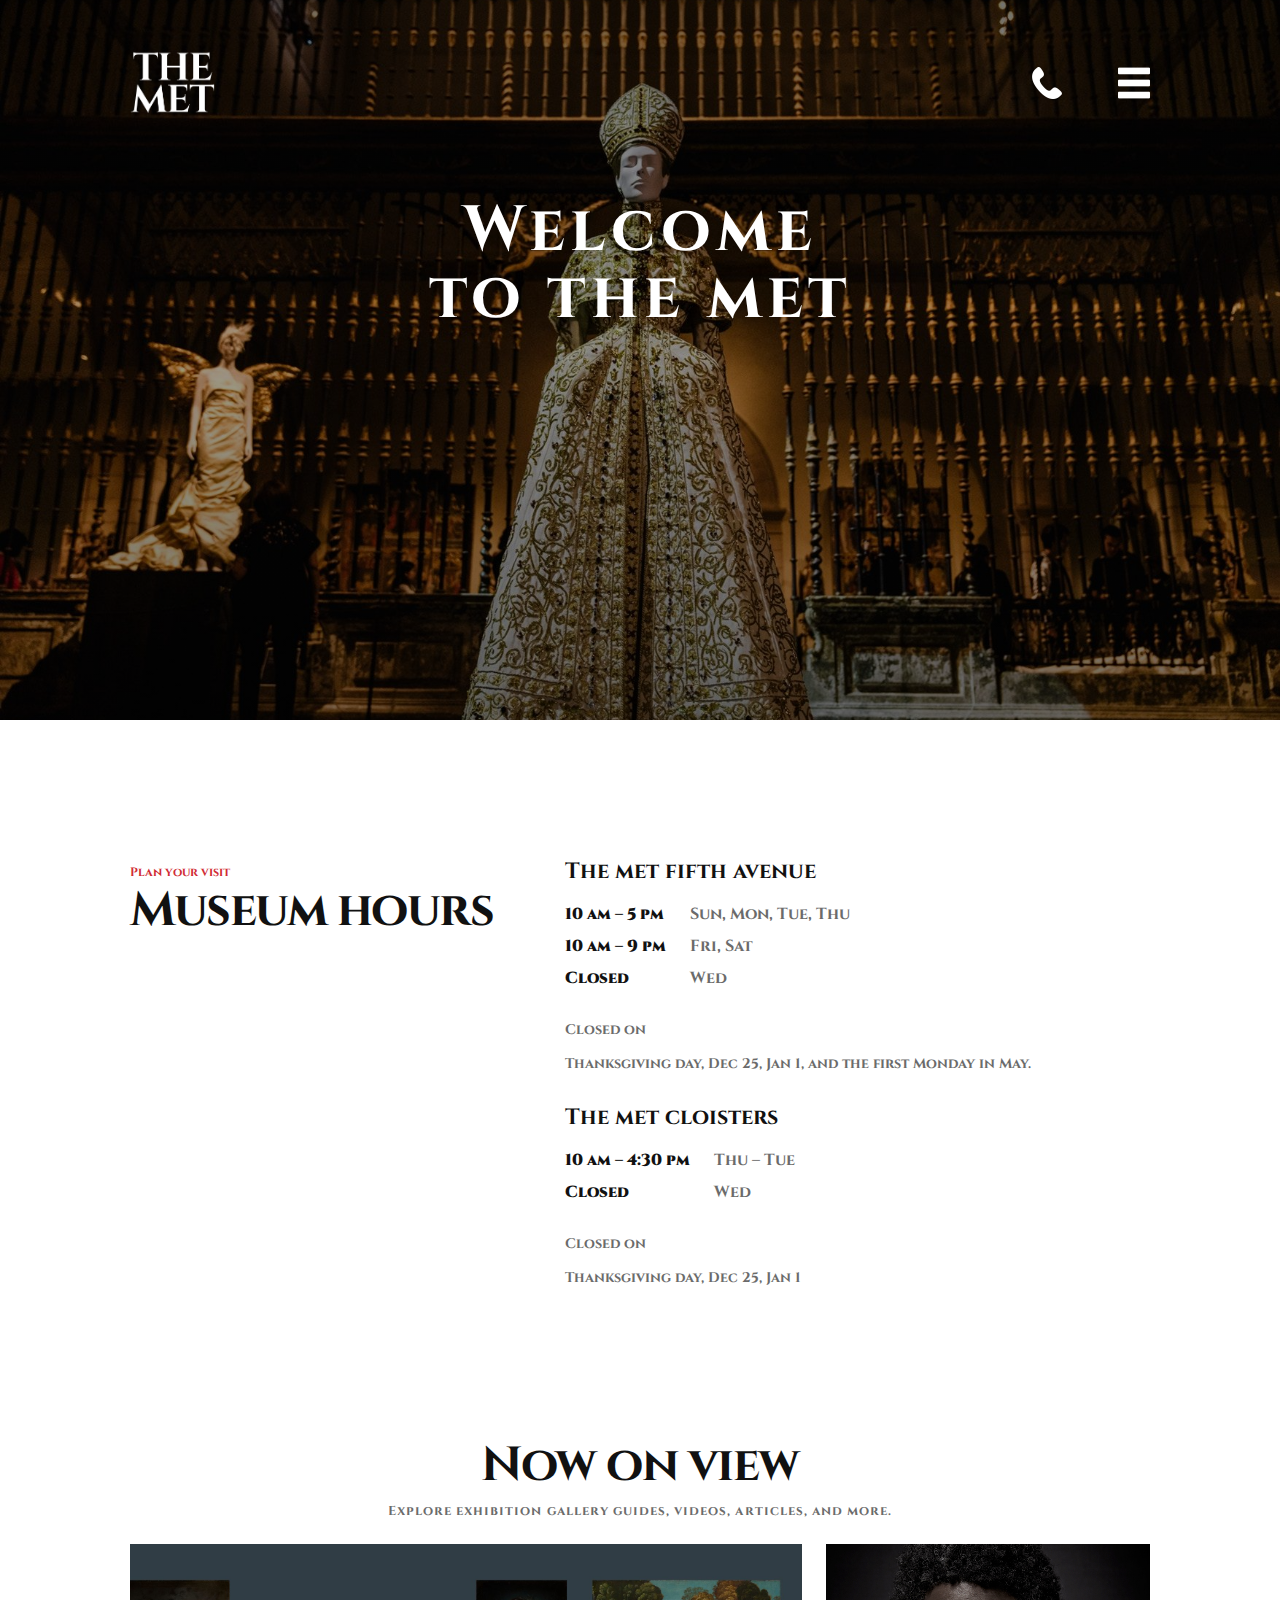
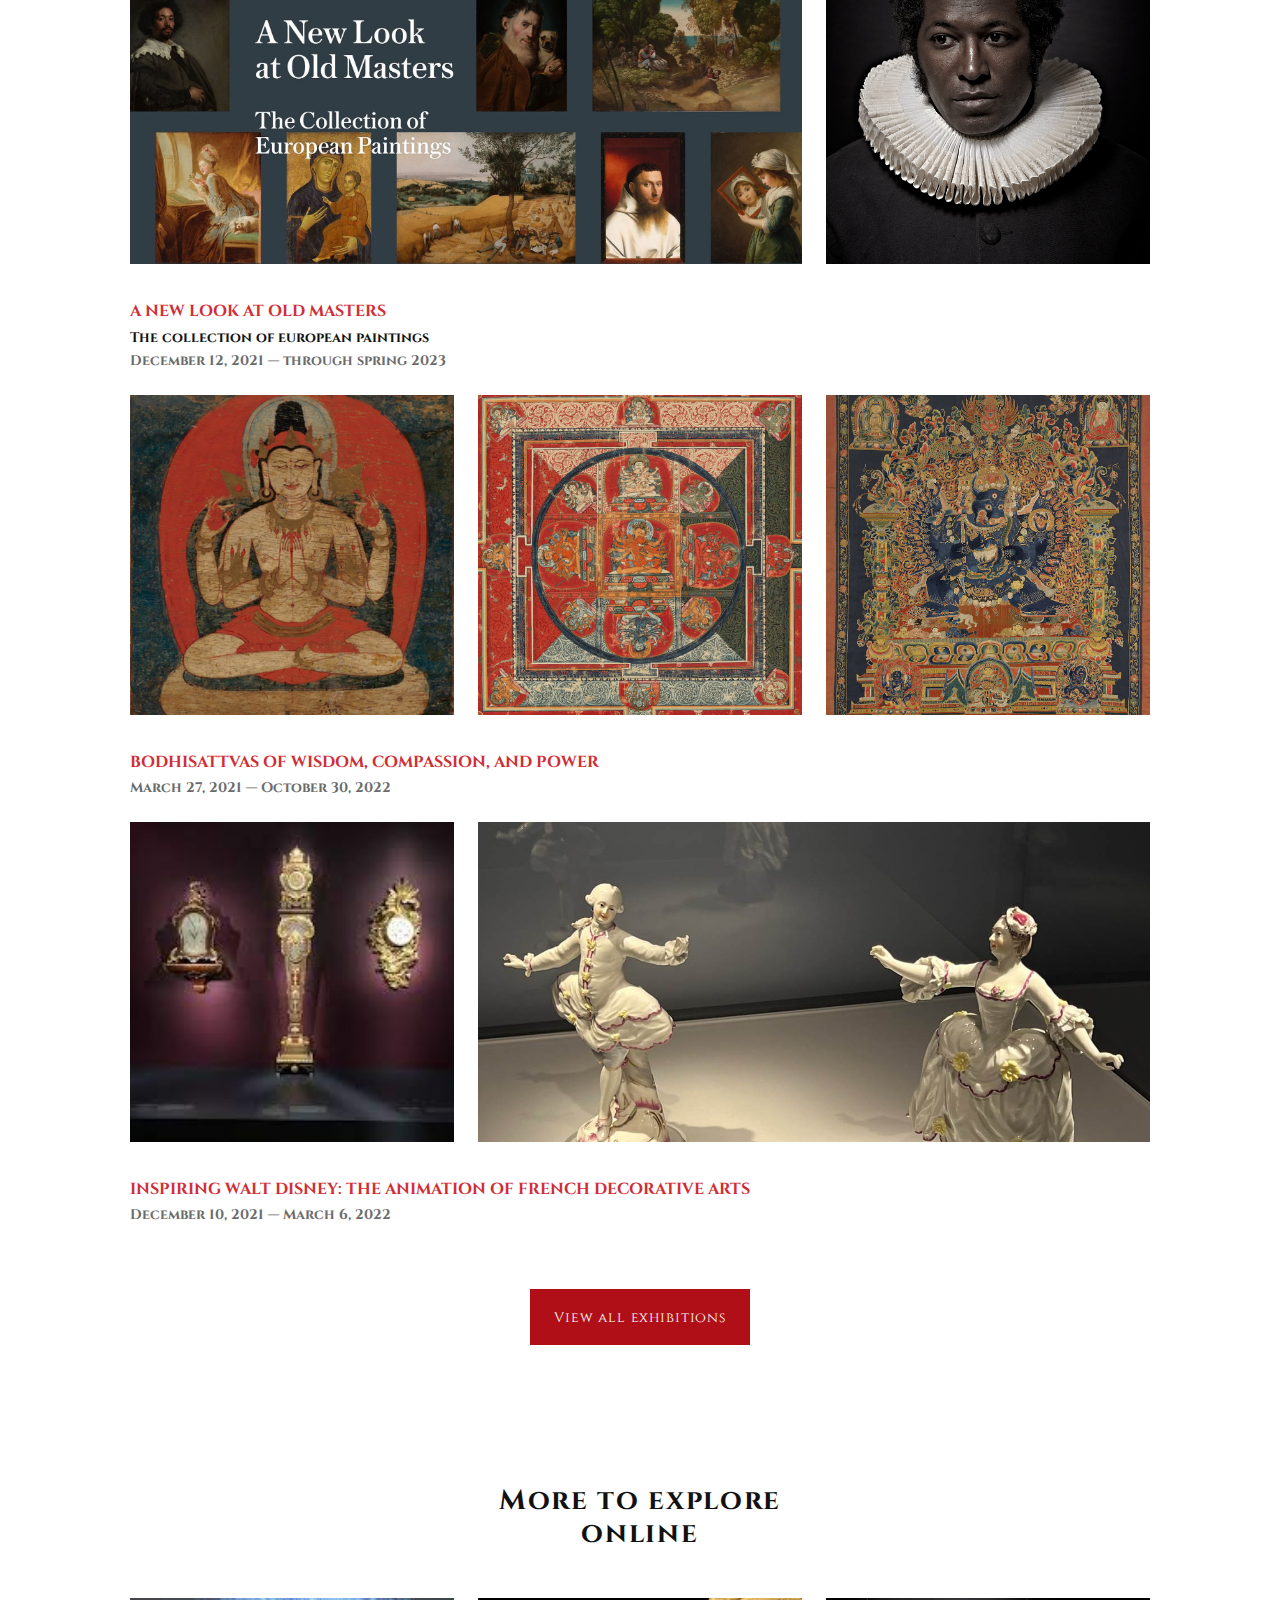
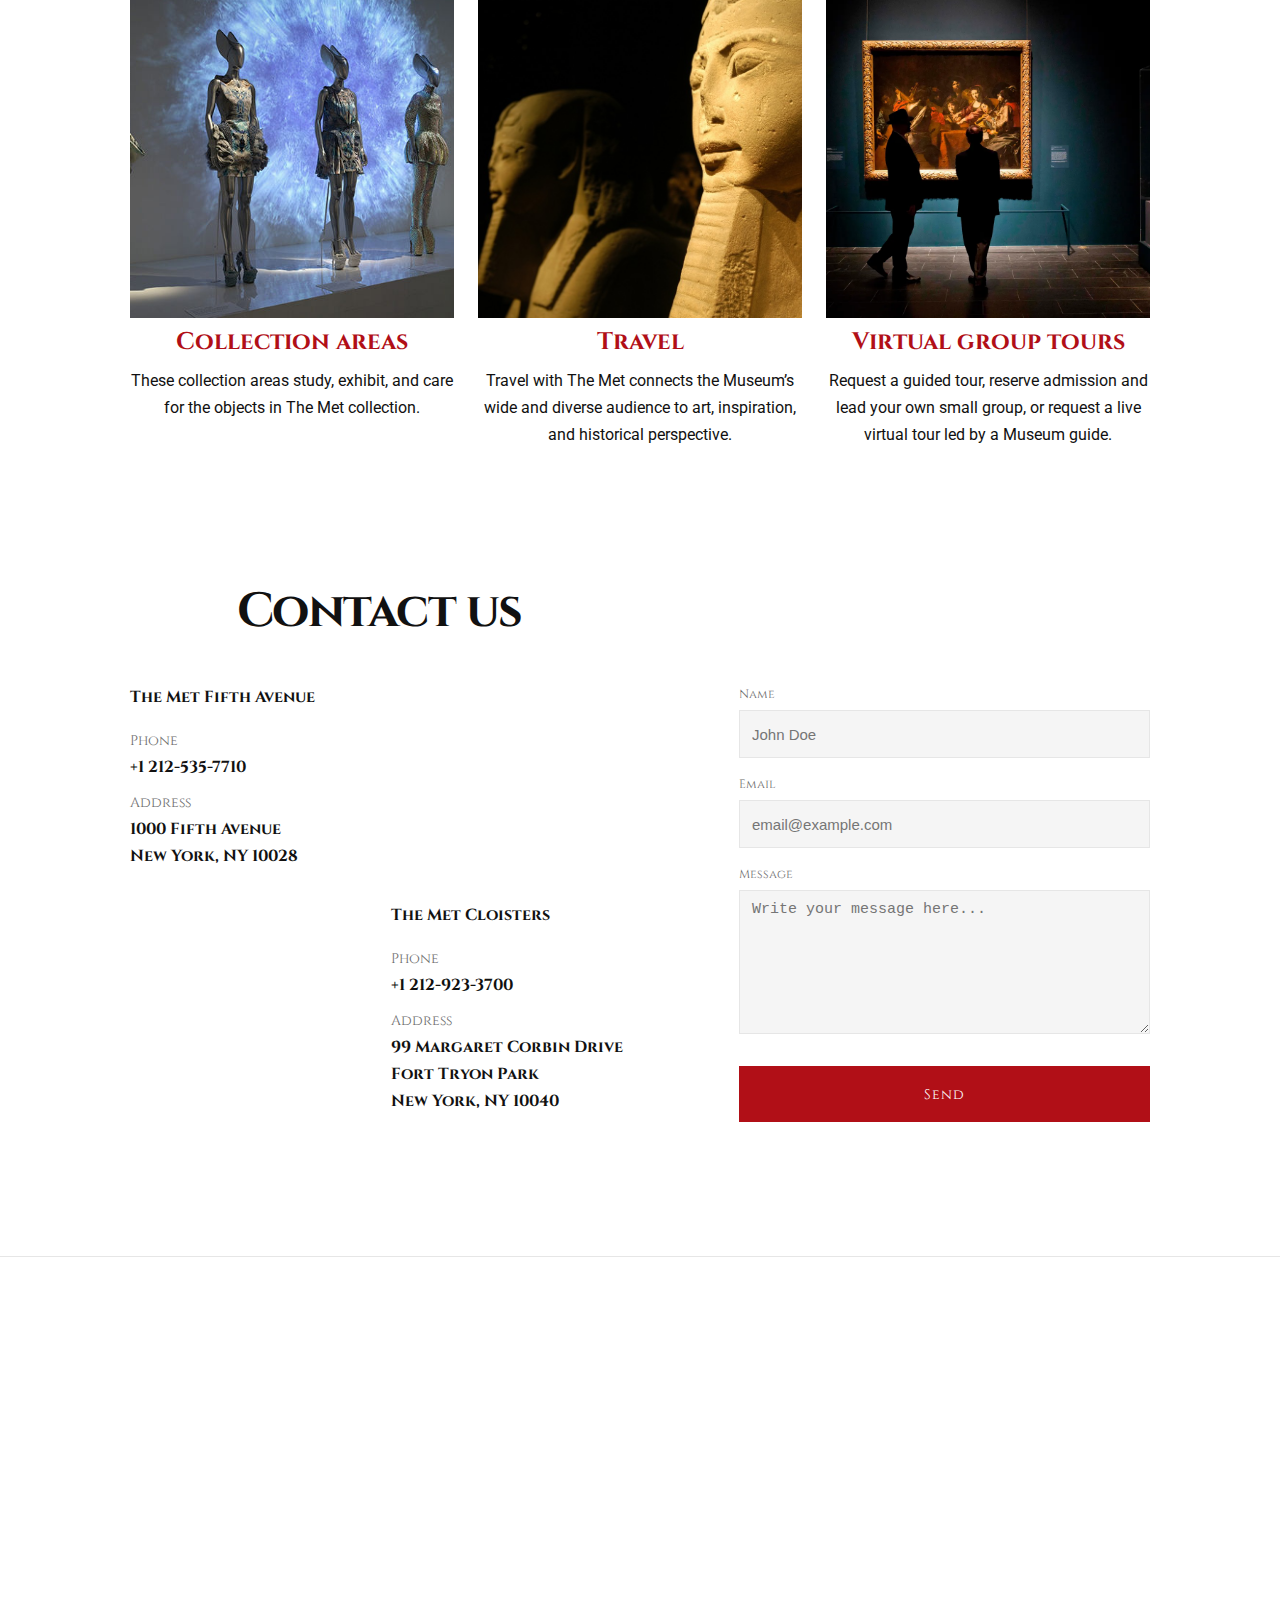
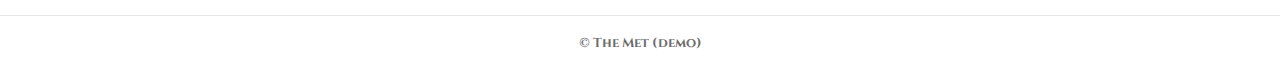
<file: index.html>
<!doctype html><html lang="uk"><head><meta charset="utf-8"><meta name="viewport" content="width=device-width, initial-scale=1"><title>The Met</title><link rel="icon" type="image/png" href="logo.bbafbb5b.png" sizes="any"><link rel="stylesheet" href="index.0153a575.css"></head><body> <header class="header" id="top" aria-label="hero"> <div class="container header__inner"> <a class="header__logo" href="#top" aria-label="The Met"> <img class="header__logo-img" src="logo_MAT.17e30aed.png" alt="The Met" width="87" height="65"> </a> <div class="header__actions"> <div class="header__phone"> <button class="header__icon header__icon--tel" type="button" aria-label="phone"> <img src="phone_icon.45ada216.png" alt="phone_icon" loading="lazy" aria-hidden="true"> </button> <div class="header__contacts" aria-hidden="true"> <div class="header__contact-block"> <p class="header__contact-title">The Met Fifth Avenue</p> <a class="header__contact-phone" href="tel:+12125357710"> +1 212-535-7710 </a> </div> <div class="header__contact-block"> <p class="header__contact-title">The Met Cloisters</p> <a class="header__contact-phone" href="tel:+12129233700"> +1 212-923-3700 </a> </div> </div> </div> <button class="header__icon header__icon--menu" type="button" aria-controls="navpanel" aria-expanded="false" aria-label="menu"> <img src="menu_icon.2aa20602.png" alt="menu_icon" loading="lazy" aria-hidden="true"> </button> </div> </div> <div class="header__title"> <h1> Welcome <br> to the met </h1> </div> </header>  <div class="navpanel" id="navpanel" aria-hidden="true"> <button class="navpanel__close" type="button" aria-label="Close menu"> <svg xmlns="http://www.w3.org/2000/svg" fill="none" stroke="currentColor" stroke-width="2" stroke-linecap="round" stroke-linejoin="round" aria-hidden="true" xmlns:xlink="http://www.w3.org/1999/xlink" viewbox="0 0 24 24"> <line x1="18" y1="6" x2="6" y2="18"></line> <line x1="6" y1="6" x2="18" y2="18"></line> </svg> </button> <div class="container navpanel__content"> <a class="navpanel__logo" href="#top" aria-label="The Met"> <img src="logo_MAT.17e30aed.png" alt="The Met" width="87" height="65"> </a> <nav class="navpanel__nav" aria-label="Overlay navigation"> <a href="#top">Home</a> <a href="#hours-title">About us</a> <a href="#view-title">Gallery</a> <a href="#online-title">Explore online</a> <a href="#fb-title">Contacts</a> </nav> <div class="navpanel__contacts"> <div class="navpanel__row"> <div class="navpanel__label">The Met Fifth Avenue</div> <a class="navpanel__phone" href="tel:+12125357710"> +1 212-535-7710 </a> </div> <div class="navpanel__row navpanel__row--mt16"> <div class="navpanel__label">The Met Cloisters</div> <a class="navpanel__phone" href="tel:+12129233700"> +1 212-923-3700 </a> </div> <a class="navpanel__cta" href="tel:+12125357710"> Call to order </a> </div> </div> </div> <main>  <section class="container hours" aria-labelledby="hours-title"> <div class="hours__grid"> <aside class="hours__left"> <p class="hours__kicker">Plan your visit</p> <h2 id="hours-title" class="hours__title"> Museum hours </h2> </aside> <div class="hours__right"> <div class="hours-block hours-block--title"> <h3 class="hours-block__title">The met fifth avenue</h3> </div> <dl class="hours-block hours-block--pairs"> <div class="pair"> <dt class="pair__label"><strong>10 am – 5 pm</strong></dt> <dd class="pair__value">Sun, Mon, Tue, Thu</dd> </div> <div class="pair"> <dt class="pair__label"><strong>10 am – 9 pm</strong></dt> <dd class="pair__value">Fri, Sat</dd> </div> <div class="pair"> <dt class="pair__label"><strong>Closed</strong></dt> <dd class="pair__value">Wed</dd> </div> </dl> <div class="hours-block hours-block--note"> <p class="note__label">Closed on</p> <p class="note__text"> Thanksgiving day, Dec 25, Jan 1, and the first Monday in May. </p> </div> <div class="hours-block hours-block--title"> <h3 class="hours-block__title">The met cloisters</h3> </div> <dl class="hours-block hours-block--pairs"> <div class="pair"> <dt class="pair__label"><strong>10 am – 4:30 pm</strong></dt> <dd class="pair__value">Thu – Tue</dd> </div> <div class="pair"> <dt class="pair__label"><strong>Closed</strong></dt> <dd class="pair__value">Wed</dd> </div> </dl> <div class="hours-block hours-block--note"> <p class="note__label">Closed on</p> <p class="note__text">Thanksgiving day, Dec 25, Jan 1</p> </div> </div> </div> </section>  <section class="container view" aria-labelledby="view-title"> <div class="view__grid"> <div class="view__intro"> <h2 id="view-title" class="view__title"> Now on view </h2> <p class="view__desc"> Explore exhibition gallery guides, videos, articles, and more. </p> </div> <div class="view__two-up"> <img class="view__img--rect" src="event-1a.bc9f3609.png" alt="A new look at old masters" loading="lazy"> <img class="view__img--square" src="event-1b.b50f4a72.png" alt="A new look at old masters" loading="lazy"> </div> <div class="view__caption view__caption--full"> <a href="#" class="view__link"> A new look at old masters </a> <p class="view__meta">The collection of european paintings</p> <p class="view__date">December 12, 2021 — through spring 2023</p> </div> <div class="view__three-up"> <img class="view__img--square" src="event-2a.63964878.png" alt="Bodhisattvas of wisdom, compassion, and power" loading="lazy"> <img class="view__img--square" src="event-2b.34d920ac.png" alt="Bodhisattvas of wisdom, compassion, and power" loading="lazy"> <img class="view__img--square" src="event-2c.73bccd0c.png" alt="Bodhisattvas of wisdom, compassion, and power" loading="lazy"> </div> <div class="view__caption view__caption--full"> <a href="#" class="view__link"> Bodhisattvas of wisdom, compassion, and power </a> <p class="view__date">March 27, 2021 — October 30, 2022</p> </div> <div class="view__mixed"> <img class="view__img--square" src="event-3a.1eeae423.png" alt="Inspiring Walt Disney" loading="lazy"> <img class="view__img--rect" src="event-3b.1bf94be8.png" alt="Inspiring Walt Disney" loading="lazy"> </div> <div class="view__caption view__caption--full"> <a href="#" class="view__link"> Inspiring Walt Disney: The animation of French decorative arts </a> <p class="view__date">December 10, 2021 — March 6, 2022</p> </div> <div class="view__cta"> <button class="view__btn" type="button"> View all exhibitions </button> </div> </div> </section>  <section class="container online" aria-labelledby="online-title"> <div class="online__head"> <h2 id="online-title" class="online__title"> More to explore <br> online </h2> </div> <div class="online__grid"> <article class="online-card"> <img class="online-card__img" src="online-1.9f0a8507.png" alt="Collection areas" loading="lazy"> <h3 class="online-card__name">Collection areas</h3> <p class="online-card__text"> These collection areas study, exhibit, and care for the objects in The Met collection. </p> </article> <article class="online-card"> <img class="online-card__img" src="online-2.6fdd510c.png" alt="Travel" loading="lazy"> <h3 class="online-card__name">Travel</h3> <p class="online-card__text"> Travel with The Met connects the Museum’s wide and diverse audience to art, inspiration, and historical perspective. </p> </article> <article class="online-card"> <img class="online-card__img" src="online-3.2ac6b39e.png" alt="Virtual group tours" loading="lazy"> <h3 class="online-card__name">Virtual group tours</h3> <p class="online-card__text"> Request a guided tour, reserve admission and lead your own small group, or request a live virtual tour led by a Museum guide. </p> </article> </div> </section>  <section class="container feedback" aria-labelledby="fb-title"> <div class="feedback__head"> <h2 id="fb-title" class="feedback__title"> Contact us </h2> </div> <div class="feedback__grid"> <div class="feedback__col feedback__col--left"> <div class="fb-block fb-block--title">The Met Fifth Avenue</div> <div class="fb-block fb-block--pair"> <div class="fb-pair-top">Phone</div> <a class="fb-pair-bottom" href="tel:+12125357710"> +1 212-535-7710 </a> </div> <div class="fb-block fb-block--pair fb-block--pair-last"> <div class="fb-pair-top">Address</div> <a class="fb-pair-bottom" target="_blank" rel="noopener noreferrer" href="https://maps.google.com/?q=1000+Fifth+Avenue+New+York+NY+10028"> 1000 Fifth Avenue <br> New York, NY 10028 </a> </div> </div> <div class="feedback__col feedback__col--middle"> <div class="fb-block fb-block--title">The Met Cloisters</div> <div class="fb-block fb-block--pair"> <div class="fb-pair-top">Phone</div> <a class="fb-pair-bottom" href="tel:+12129233700"> +1 212-923-3700 </a> </div> <div class="fb-block fb-block--pair fb-block--pair-last"> <div class="fb-pair-top">Address</div> <a class="fb-pair-bottom" target="_blank" rel="noopener noreferrer" href="https://maps.google.com/?q=99+Margaret+Corbin+Drive+New+York+NY+10040"> 99 Margaret Corbin Drive <br> Fort Tryon Park <br> New York, NY 10040 </a> </div> </div> <form class="feedback__form" aria-label="Contact form"> <label class="fb-label" for="fb-name"> Name </label> <input class="fb-input" id="fb-name" type="text" name="name" required placeholder="John Doe"> <label class="fb-label" for="fb-email"> Email </label> <input class="fb-input" id="fb-email" type="email" name="email" required placeholder="email@example.com"> <label class="fb-label" for="fb-msg"> Message </label> <textarea class="fb-textarea" id="fb-msg" name="message" required placeholder="Write your message here..." rows="6"></textarea> <button class="fb-btn" type="submit"> Send </button> </form> </div> </section> <section class="bottom" aria-label="decorative image"> <img class="bottom__img" src="bottom.76eab31d.png" alt="image_bottom" loading="lazy"> </section> </main> <footer class="footer">© The Met (demo)</footer> <script>document.addEventListener("DOMContentLoaded",function(){var e=document.getElementById("navpanel"),t=document.querySelector(".header__icon--menu"),n=document.querySelector(".navpanel__close"),a=document.body;if(e&&t&&n){var r=function(){e.classList.remove("is-open"),e.setAttribute("aria-hidden","true"),t.setAttribute("aria-expanded","false"),a.classList.remove("no-scroll"),t.focus({preventScroll:!0})};t.addEventListener("click",function(){e.classList.add("is-open"),e.setAttribute("aria-hidden","false"),t.setAttribute("aria-expanded","true"),a.classList.add("no-scroll");var n=e.querySelector('a,button,[tabindex]:not([tabindex="-1"])');n&&n.focus({preventScroll:!0})}),n.addEventListener("click",r),document.addEventListener("keydown",function(t){"Escape"===t.key&&e.classList.contains("is-open")&&r()}),e.addEventListener("click",function(t){var n=e.querySelector(".navpanel__content");n&&!n.contains(t.target)&&r()})}}),document.addEventListener("DOMContentLoaded",function(){var e=document.querySelector(".feedback__form");if(e){var t=e.querySelector("#fb-name"),n=e.querySelector("#fb-email"),a=e.querySelector("#fb-msg");e.addEventListener("submit",function(r){if(t&&(t.value=t.value.trim()),n&&(n.value=n.value.trim()),a&&(a.value=a.value.trim()),!a||0===a.value.length){r.preventDefault(),a&&(a.setAttribute("aria-invalid","true"),a.focus({preventScroll:!0}));return}r.preventDefault(),a&&a.removeAttribute("aria-invalid"),e.reset()})}});</script> </body></html>
</file>
<file: index.0153a575.css>
@import "https://fonts.googleapis.com/css2?family=Cinzel:wght@400;500;700&display=swap";@import "https://fonts.googleapis.com/css2?family=Roboto:wght@400&display=swap";:root{--grid-cols-desktop:12;--grid-cols-tablet:6;--grid-cols-mobile:2;--bg:#fff;--ink:#111;--ink-soft:#6b6b6b;--muted:#f2f2f2;--divider:#e6e6e6;--accent:#b10f17;--accent-dark:#8f0c12;--h1:clamp(34px,5vw,64px);--h2:clamp(22px,3vw,28px);--h3:clamp(14px,2vw,16px);--lead:18px;--text:15px;--small:13px;--ease:.2s ease;--page-w:1260px;--side-pad:120px;--col:63px;--gut:24px;--grid-w:1020px;--menu-bg-1:#b10f17;--menu-bg-2:#c2262d;--navpanel-h:700px}.grid{max-width:var(--grid-w);row-gap:var(--gut);column-gap:var(--gut);grid-template-columns:repeat(var(--grid-cols-mobile),minmax(0,1fr));width:100%;margin-left:auto;margin-right:auto;display:grid}@media (min-width:744px){.grid{grid-template-columns:repeat(var(--grid-cols-tablet),minmax(0,1fr))}}@media (min-width:1200px){.grid{grid-template-columns:repeat(var(--grid-cols-desktop),var(--col))}}*,:before,:after{box-sizing:border-box}html,body{height:100%}html{scroll-behavior:smooth}body{font-family:Cinzel,serif;font-weight:700;font-size:var(--text);color:var(--ink);background:var(--bg);margin:0;line-height:1.5;overflow-x:hidden}img{max-width:100%;display:block}img:hover{transition:transform var(--ease);transform:scale(1.03)}.container{max-width:var(--page-w);width:100%;margin-left:auto;margin-right:auto;padding-left:max(16px,min(4vw,24px));padding-right:max(16px,min(4vw,24px))}@media (min-width:1200px){.container{padding-inline:var(--side-pad)}}.grid-2{grid-template-columns:repeat(2,1fr);column-gap:16px;display:grid}@media (min-width:744px){.grid-6{grid-template-columns:repeat(6,1fr);column-gap:20px;display:grid}}@media (min-width:1200px){.grid-12{grid-template-columns:repeat(12,var(--col));column-gap:var(--gut);-ms-flex-pack:center;justify-content:center;display:grid}}.visually-hidden{clip:rect(0 0 0 0);clip-path:inset(100%);border:0;width:1px;height:1px;margin:-1px;padding:0;position:absolute;overflow:hidden}.navpanel{height:min(var(--navpanel-h),100vh);z-index:9999;opacity:0;pointer-events:none;visibility:hidden;transition:opacity var(--ease),transform var(--ease),visibility var(--ease);background:linear-gradient(90deg,color-mix(in srgb,var(--menu-bg-1)96%,transparent),var(--menu-bg-2));color:#fff;scrollbar-width:none;--np-link-fs:18px;--np-link-lh:20px;--np-link-ls:1.6px;--np-label-fs:14px;--np-label-lh:22px;--np-cta-fs:11px;--np-cta-lh:14px;--np-cta-ls:1.8px;width:100%;position:fixed;top:0;left:50%;overflow-y:scroll;transform:translate(-50%,-8px)}.navpanel.is-open{opacity:1;pointer-events:auto;visibility:visible;transform:translate(-50%)}.navpanel__close{color:#fff;cursor:pointer;transition:opacity var(--ease);z-index:10001;background:0 0;border:0;width:32px;height:32px;margin-left:auto;font-size:28px;line-height:1;display:block;position:sticky;top:0}.navpanel__close:before{content:"";background:var(--menu-bg-1);opacity:.6;z-index:-1;border-bottom-left-radius:6px;position:absolute;top:0;bottom:0;left:0;right:0}.navpanel__close:hover{opacity:.85}.navpanel__close:focus-visible{opacity:.85}.navpanel__content{row-gap:32px;width:100%;max-width:1260px;margin-left:0;margin-right:auto;padding:32px 16px 40px;display:grid;position:relative}.navpanel__logo img{object-fit:contain;width:87px;height:65px;display:block}.navpanel__nav{gap:32px;margin-top:8px;display:grid}.navpanel__nav a{text-transform:uppercase;color:#fff;font-size:var(--np-link-fs);line-height:var(--np-link-lh);letter-spacing:var(--np-link-ls);text-decoration:none;transition:color .3s}.navpanel__nav a:hover{text-decoration:underline}.navpanel__nav a:focus-visible{text-decoration:underline}.navpanel__contacts{gap:16px;margin-top:4px;display:grid}.navpanel__row{gap:8px;display:grid}.navpanel__row--mt16{gap:8px;margin-top:16px}.navpanel__label,.navpanel__phone{text-transform:uppercase;color:#fff;font-size:var(--np-label-fs);line-height:var(--np-label-lh)}.navpanel__phone{transition:color var(--ease);text-decoration:none}.navpanel__phone:hover{color:#ffdede}.navpanel__phone:focus-visible{color:#ffdede}.navpanel__cta{font-size:var(--np-cta-fs);line-height:var(--np-cta-lh);letter-spacing:var(--np-cta-ls);text-transform:uppercase;color:#fff;transition:opacity var(--ease);width:126px;margin-top:8px;padding-bottom:6px;text-decoration:none;display:inline-block}.navpanel__cta:hover{opacity:.85}.navpanel__cta:focus-visible{opacity:.85}:root{--navpanel-h:568px}@media (min-width:744px){:root{--navpanel-h:842px}.navpanel{--np-link-fs:20px;--np-link-lh:22px;--np-link-ls:1.8px;--np-label-fs:15px;--np-label-lh:24px;--np-cta-fs:12px;--np-cta-lh:16px;--np-cta-ls:2px}.navpanel__content{margin-left:121px;padding:32px max(16px,min(4vw,24px)) 40px}}@media (min-width:1200px){:root{--navpanel-h:700px}.navpanel{--np-link-fs:22px;--np-link-lh:22px;--np-link-ls:2px;--np-label-fs:16px;--np-label-lh:27px;--np-cta-fs:12px;--np-cta-lh:16px;--np-cta-ls:2px}}.header{color:#fff;background:url(gallery-main.a74fc6a9.png) 50%/cover no-repeat;width:100%;height:max(520px,min(80vh,840px));margin:0 auto;position:relative}.header:after{content:"";pointer-events:none;background:linear-gradient(rgba(0,0,0,.55),rgba(0,0,0,.35) 40%,rgba(0,0,0,.55));position:absolute;top:0;bottom:0;left:0;right:0}.header__inner.container{grid-column:1/-1}.header__inner{z-index:3;-ms-flex-pack:justify;justify-content:space-between;-ms-flex-align:center;align-items:center;width:100%;height:56px;display:-ms-flexbox;display:flex;position:relative;top:24px}.header__logo{margin:0}.header__logo-img{object-fit:contain;width:auto;height:56px;display:block}.header__actions{-ms-flex-pack:end;justify-content:flex-end;-ms-flex-align:center;align-items:center;gap:24px;margin-left:auto;display:-ms-flexbox;display:flex}.header__icon{cursor:pointer;transition:transform var(--ease);background:0 0;border:0;-ms-flex-align:center;align-items:center;justify-items:center;width:24px;height:24px;padding:0;line-height:1;display:grid}.header__icon>img{object-fit:contain;width:100%;height:100%;display:block}.header__icon:hover{transform:translateY(-1px)}.header__icon:focus-visible{transform:translateY(-1px)}.header__title{padding-top:var(--hdr-title-pt,200px);text-align:center;z-index:2;-ms-flex-pack:center;justify-content:center;-ms-flex-align:start;align-items:flex-start;display:-ms-flexbox;display:flex;position:absolute;top:0;bottom:0;left:0;right:0}.header__title h1{font-size:var(--h1);letter-spacing:.08em;text-shadow:0 2px 18px rgba(0,0,0,.55);margin:0;font-weight:700;line-height:1.05}.header__phone{position:relative}.header__contacts{opacity:0;visibility:hidden;pointer-events:none;transition:opacity var(--ease),transform var(--ease),visibility var(--ease);color:#fff;text-align:right;-webkit-backdrop-filter:blur(2px);backdrop-filter:blur(2px);z-index:5;background:rgba(0,0,0,.28);border-radius:6px;gap:8px;width:260px;padding:10px 12px;font-size:16px;font-weight:700;line-height:27px;display:grid;position:absolute;top:50%;right:calc(100% + 12px);transform:translateY(-50%)translate(8px)}.header__contact-block{-ms-flex-direction:column;flex-direction:column;display:-ms-flexbox;display:flex}.header__phone:hover .header__contacts{opacity:1;visibility:visible;pointer-events:auto;transform:translateY(-50%)translate(0)}.header__phone:focus-within .header__contacts{opacity:1;visibility:visible;pointer-events:auto;transform:translateY(-50%)translate(0)}.header__contact-title{margin:0}.header__contact-phone{color:#fff;transition:opacity var(--ease);text-decoration:none}.header__contact-phone:hover{opacity:.8}.header__contact-phone:focus-visible{opacity:.8}@media (min-width:744px){.header__inner{height:60px;top:40px}.header__logo-img{height:60px}.header__actions{gap:55px}.header__title{--hdr-title-pt:256px}.header__icon{width:32px;height:32px}}@media (min-width:1200px){.header__inner{height:65px;top:50px}.header__logo-img{height:65px}.header__title{--hdr-title-pt:198px}}.hours{margin-top:100px}.hours__grid{max-width:var(--grid-w);row-gap:var(--gut);column-gap:var(--gut);grid-template-columns:repeat(var(--grid-cols-mobile),minmax(0,1fr));-ms-flex-align:start;align-items:start;column-gap:var(--gut);width:100%;margin-left:auto;margin-right:auto;display:grid}@media (min-width:744px){.hours__grid{grid-template-columns:repeat(var(--grid-cols-tablet),minmax(0,1fr))}}@media (min-width:1200px){.hours__grid{grid-template-columns:repeat(var(--grid-cols-desktop),var(--col))}}.hours__left{text-align:left;grid-column:1/-1;padding-top:6px}.hours__right{-ms-flex-direction:column;flex-direction:column;grid-column:1/-1;gap:16px;display:-ms-flexbox;display:flex}.hours__kicker{color:#d12d35;margin:0 0 6px;font-size:12px;line-height:140%}.hours__title{letter-spacing:-.8px;color:var(--ink);text-align:left;margin:0;font-size:34px;line-height:36px}.hours-block--title{text-align:left}.hours-block__title{margin:0;font-size:20px;line-height:26px}.hours-block--pairs{text-align:left;grid-template-columns:max-content max-content;gap:8px 16px;margin:0;padding:0;display:grid}.pair{display:contents}.pair__label,.pair__value{white-space:nowrap;margin:0;font-size:15px;line-height:22px}.pair__value{color:var(--ink-soft)}.hours-block--note{text-align:left;color:var(--ink-soft);font-size:13px;line-height:18px}.hours-block--note .note__label{margin-right:6px}@media (min-width:744px){.hours{margin-top:140px}.hours__title{letter-spacing:-1.2px;font-size:40px;line-height:42px}.hours-block__title{font-size:21px;line-height:28px}.pair__label,.pair__value{font-size:15.5px;line-height:23px}.hours-block--note{font-size:13.5px;line-height:19px}.hours__left{grid-column:1/3}.hours__right{grid-column:3/7}.hours-block--pairs{gap:8px 20px}}@media (min-width:1200px){.hours{margin-top:138px}.hours__title{letter-spacing:-1.5px;font-size:48px;line-height:48px}.hours-block__title{font-size:22px;line-height:28px}.pair__label,.pair__value{font-size:16px;line-height:24px}.hours-block--note{font-size:14px;line-height:20px}.hours__left{grid-column:1/6}.hours__right{grid-column:6/13}.hours-block--pairs{gap:8px 24px}}.view{margin-top:140px;display:block}.view__grid{max-width:var(--grid-w);row-gap:var(--gut);column-gap:var(--gut);grid-template-columns:repeat(var(--grid-cols-mobile),minmax(0,1fr));width:100%;margin-left:auto;margin-right:auto;display:grid}@media (min-width:744px){.view__grid{grid-template-columns:repeat(var(--grid-cols-tablet),minmax(0,1fr))}}@media (min-width:1200px){.view__grid{grid-template-columns:repeat(var(--grid-cols-desktop),var(--col))}}.view__intro{text-align:center;grid-column:1/-1}.view__title{letter-spacing:-.8px;color:var(--ink);text-align:center;margin:0 0 12px;font-size:34px;line-height:36px}.view__desc{font-size:var(--small);color:var(--ink-soft);letter-spacing:.08em;text-align:center;max-width:520px;margin:0 auto;line-height:1.4}.view__img--square,.view__img--rect{object-fit:cover;width:100%}.view__two-up{gap:var(--gut);grid-column:1/-1;grid-template-columns:repeat(2,1fr);display:grid}.view__two-up .view__img--rect{grid-column:1/2;height:235px;display:block}.view__two-up .view__img--square{grid-column:2/3;height:235px;display:block}.view__mixed{gap:var(--gut);grid-column:1/-1;grid-template-columns:repeat(2,1fr);display:grid}.view__mixed .view__img--square{grid-column:1/2;height:262px;display:block}.view__mixed .view__img--rect{object-position:top;grid-column:2/3;-ms-flex-item-align:start;align-self:start;height:262px;display:block}.view__three-up{gap:var(--gut);grid-column:1/-1;grid-template-columns:repeat(2,1fr);display:grid}.view__three-up .view__img--square:first-child{grid-column:1/2;height:235px;display:block}.view__three-up .view__img--square:nth-child(2){grid-column:2/3;height:235px;display:block}.view__three-up .view__img--square:nth-child(3){display:none}.view__caption{text-align:left;grid-column:1/-1}.view__caption--full{margin-top:12px}.view__link{color:#d12d35;text-transform:uppercase;margin:0 0 4px;font-size:16px;line-height:1.4;text-decoration:none;display:block}.view__link:hover{opacity:.8}.view__meta{color:var(--ink);margin:0 0 2px;font-size:14px}.view__date{color:var(--ink-soft);margin:0;font-size:14px}.view__cta{grid-column:1/-1;-ms-flex-pack:center;justify-content:center;margin-top:40px;display:-ms-flexbox;display:flex}.view__btn{background:var(--accent);color:#fff;letter-spacing:.06em;cursor:pointer;transition:background var(--ease),transform var(--ease);border:0;border-radius:0;height:56px;padding-left:24px;padding-right:24px;font-family:Cinzel,serif;font-size:14px}.view__btn:hover{background:var(--accent-dark);transform:translateY(-1px)}.view__btn:focus-visible{background:var(--accent-dark);transform:translateY(-1px)}@media (min-width:744px){.view__title{letter-spacing:-1.2px;font-size:40px;line-height:42px}.view__two-up{grid-template-columns:repeat(6,1fr)}.view__two-up .view__img--rect{grid-column:1/5;height:264px}.view__two-up .view__img--square{grid-column:5/7;height:264px}.view__mixed{grid-template-columns:repeat(6,1fr)}.view__mixed .view__img--square{grid-column:1/3;height:264px}.view__mixed .view__img--rect{grid-column:3/7;height:264px}.view__three-up{grid-template-columns:repeat(6,1fr)}.view__three-up .view__img--square:first-child{grid-column:1/4;height:362px}.view__three-up .view__img--square:nth-child(2){grid-column:4/7;height:362px}.view__three-up .view__img--square:nth-child(3){display:none}.view__cta{grid-column:2/6}}@media (min-width:1200px){.view__title{letter-spacing:-1.5px;font-size:48px;line-height:48px}.view__two-up{grid-template-columns:repeat(12,1fr)}.view__two-up .view__img--rect{grid-column:1/9;height:320px}.view__two-up .view__img--square{grid-column:9/13;height:320px}.view__mixed{grid-template-columns:repeat(12,1fr)}.view__mixed .view__img--square{grid-column:1/5;height:320px}.view__mixed .view__img--rect{grid-column:5/-1;height:320px}.view__three-up{grid-template-columns:repeat(12,1fr)}.view__three-up .view__img--square:first-child{grid-column:1/5;height:320px}.view__three-up .view__img--square:nth-child(2){grid-column:5/9;height:320px}.view__three-up .view__img--square:nth-child(3){grid-column:9/13;height:320px;display:block}.view__cta{grid-column:5/9}}.online__head{max-width:var(--grid-w);row-gap:var(--gut);column-gap:var(--gut);grid-template-columns:repeat(var(--grid-cols-mobile),minmax(0,1fr));width:100%;margin:100px 0 48px;display:grid}@media (min-width:744px){.online__head{grid-template-columns:repeat(var(--grid-cols-tablet),minmax(0,1fr))}}@media (min-width:1200px){.online__head{grid-template-columns:repeat(var(--grid-cols-desktop),var(--col))}}.online__title{text-align:center;font-size:var(--h2);letter-spacing:.06em;grid-column:1/-1;-ms-flex-line-pack:center;align-content:center;min-height:64px;margin:0;line-height:1.15;display:grid}.online__grid{max-width:var(--grid-w);row-gap:var(--gut);column-gap:var(--gut);grid-template-columns:repeat(var(--grid-cols-mobile),minmax(0,1fr));width:100%;margin-left:auto;margin-right:auto;display:grid}@media (min-width:744px){.online__grid{grid-template-columns:repeat(var(--grid-cols-tablet),minmax(0,1fr))}}@media (min-width:1200px){.online__grid{grid-template-columns:repeat(var(--grid-cols-desktop),var(--col))}}.online-card{-ms-flex-direction:column;flex-direction:column;-ms-flex-align:center;align-items:center;gap:8px;display:-ms-flexbox;display:flex}.online-card__img{object-fit:cover;width:100%;height:320px;display:block}.online-card__name{text-align:center;color:var(--accent);margin:0;font-size:24px;line-height:140%}.online-card__text{text-align:center;color:var(--ink);margin:0;font-family:Roboto,system-ui,-apple-system,BlinkMacSystemFont,Segoe UI,Noto Sans,Ubuntu,Cantarell,Helvetica Neue,Arial,sans-serif;font-size:16px;font-weight:400;line-height:27px}.online__grid .online-card{grid-column:1/-1;min-height:447px}@media (min-width:744px){.online__title{grid-column:2/6;min-height:96px}.online__grid .online-card{grid-column:2/6;min-height:538px}.online__head{margin-top:140px}}@media (min-width:1200px){.online__title{grid-column:1/-1;min-height:auto;display:block}.online__grid .online-card{grid-column:span 4;min-height:auto}}.feedback{margin-top:140px}.feedback__head{max-width:var(--grid-w);row-gap:var(--gut);column-gap:var(--gut);grid-template-columns:repeat(var(--grid-cols-mobile),minmax(0,1fr));width:100%;margin-bottom:48px;margin-left:auto;margin-right:auto;display:grid}@media (min-width:744px){.feedback__head{grid-template-columns:repeat(var(--grid-cols-tablet),minmax(0,1fr))}}@media (min-width:1200px){.feedback__head{grid-template-columns:repeat(var(--grid-cols-desktop),var(--col))}}.feedback__title{text-align:center;letter-spacing:-1.5px;color:var(--ink);grid-column:1/-1;margin:0;font-size:48px;line-height:48px}.feedback__grid{max-width:var(--grid-w);row-gap:var(--gut);column-gap:var(--gut);grid-template-columns:repeat(var(--grid-cols-mobile),minmax(0,1fr));width:100%;margin-left:auto;margin-right:auto;display:grid}@media (min-width:744px){.feedback__grid{grid-template-columns:repeat(var(--grid-cols-tablet),minmax(0,1fr))}}@media (min-width:1200px){.feedback__grid{grid-template-columns:repeat(var(--grid-cols-desktop),var(--col))}}.feedback__col--left,.feedback__col--middle,.feedback__form{grid-column:1/-1}.fb-block{margin:0}.fb-block--title{margin-bottom:16px;font-size:16px;line-height:27px}.fb-block--pair{margin-bottom:8px}.fb-block--pair-last{margin-bottom:0}.fb-pair-top{color:var(--ink-soft);font-size:14px;font-weight:400;line-height:27px}.fb-pair-bottom{color:var(--ink);overflow-wrap:anywhere;-ms-hyphens:auto;hyphens:auto;font-size:16px;line-height:27px;text-decoration:none}.feedback__form{grid-template-columns:1fr;grid-auto-rows:min-content;display:grid}.fb-label{color:var(--ink-soft);margin:0 0 6px;font-size:12px;font-weight:400;line-height:20px}.fb-input,.fb-textarea{border:1px solid var(--divider);transition:border-color var(--ease),box-shadow var(--ease);background:rgba(0,0,0,.04);border-radius:0;outline:none;width:100%;padding:10px 12px;font-size:15px}.fb-input{height:48px;margin-bottom:16px}.fb-textarea{height:144px;margin-bottom:32px}.fb-input:focus-visible{border-color:var(--accent);box-shadow:0 0 0 3px color-mix(in srgb,var(--accent)18%,transparent);background:#fff}.fb-textarea:focus-visible{border-color:var(--accent);box-shadow:0 0 0 3px color-mix(in srgb,var(--accent)18%,transparent);background:#fff}.fb-btn{background:var(--accent);color:#fff;letter-spacing:.06em;cursor:pointer;transition:background var(--ease),transform var(--ease);border:0;border-radius:0;width:100%;height:56px;padding:0 28px;font-family:Cinzel,serif;font-size:14px}.fb-btn:hover{background:var(--accent-dark);transform:translateY(-1px)}.fb-btn:focus-visible{background:var(--accent-dark);transform:translateY(-1px)}.fb-pair-bottom:hover,.header__contact-phone:hover,.navpanel__phone:hover{text-decoration:underline}.fb-pair-bottom:focus-visible{text-decoration:underline}@media (min-width:744px){.feedback__title{grid-column:2/6}.feedback__col--left{grid-area:1/1/auto/3}.feedback__col--middle{grid-area:2/1/auto/3}.feedback__form{grid-area:1/4/span 2/7;grid-template-columns:repeat(6,1fr);column-gap:20px}.fb-label,.fb-input,.fb-textarea{grid-column:1/7}.fb-btn{grid-column:1/7;justify-self:stretch}}@media (min-width:1200px){.feedback__col--left{grid-column:1/span 3}.feedback__col--middle{grid-column:4/span 4}.feedback__form{grid-column:8/span 5;grid-template-columns:1fr}.fb-label,.fb-input,.fb-textarea,.fb-btn{grid-column:1/-1}}@media (max-width:743.98px){.feedback{margin-top:100px}}.bottom{width:100%;height:359px;margin:84px auto 0;position:relative}@media (min-width:744px){.bottom{margin:156px auto 0}}@media (min-width:1200px){.bottom{margin:134px auto 0}}.bottom__img{object-fit:cover;border-top:1px solid var(--divider);width:100%;height:100%;display:block}.footer{color:var(--ink-soft);text-align:center;font-size:var(--small);border-top:1px solid var(--divider);padding:18px 0 28px}section+section{border-top:0}.no-scroll{overflow:hidden}.page:has(.navpanel.is-open){overflow:hidden}body:has(.navpanel.is-open){overflow:hidden}
/*# sourceMappingURL=index.0153a575.css.map */
</file>
